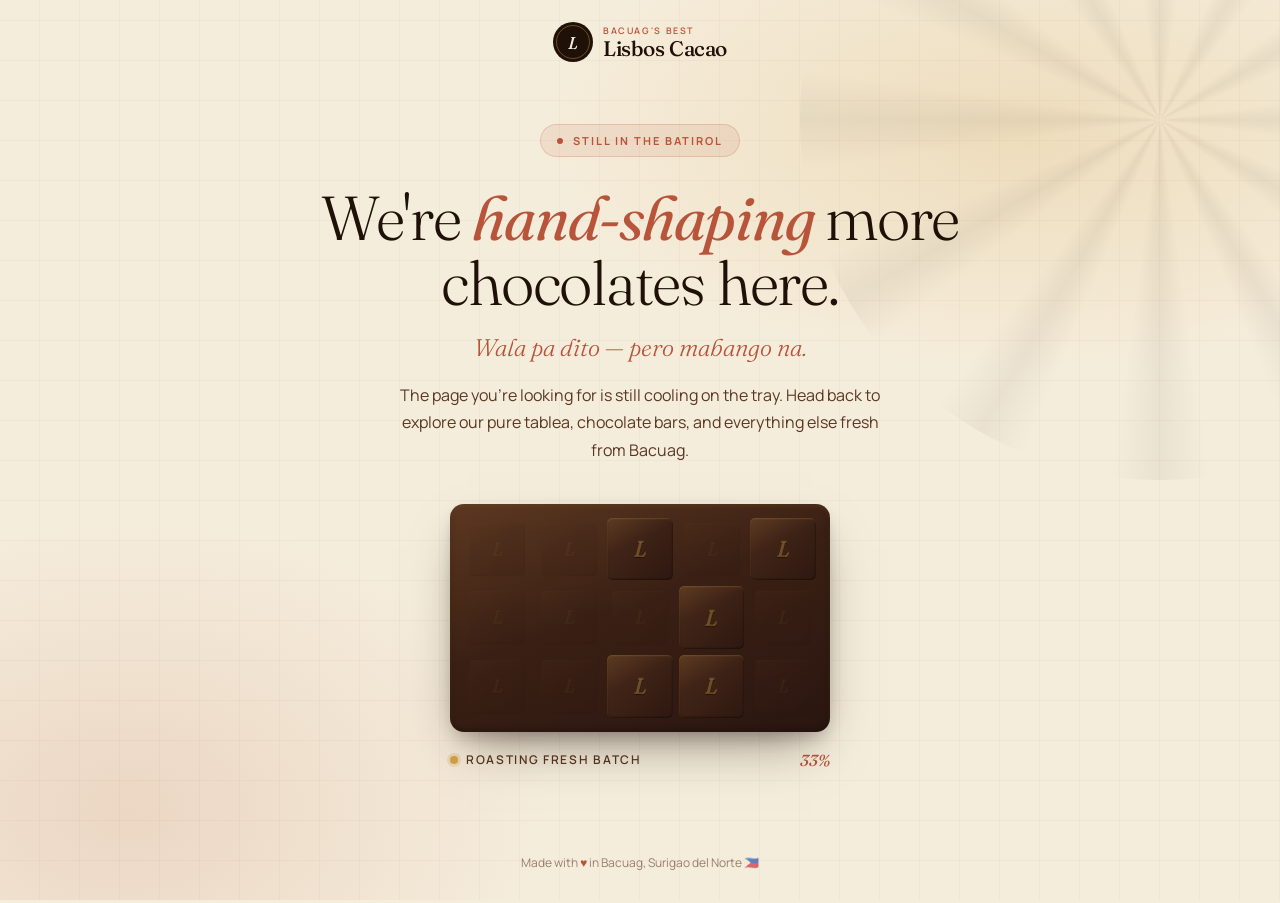
<file: index.html>
<!DOCTYPE html>
<html lang="en">
<head>
<meta charset="UTF-8" />
<meta name="viewport" content="width=device-width, initial-scale=1.0" />
<title>Wala pa dito — Lisbos Cacao</title>
<meta name="description" content="This page is still cooking. Head back to explore our pure tablea, chocolate bars, and cacao products from Bacuag, Surigao del Norte." />
<link rel="preconnect" href="https://fonts.googleapis.com" />
<link rel="preconnect" href="https://fonts.gstatic.com" crossorigin />
<link href="https://fonts.googleapis.com/css2?family=Fraunces:ital,opsz,wght@0,9..144,300..700;1,9..144,300..700&family=Manrope:wght@300..700&display=swap" rel="stylesheet" />
<style>
  :root {
    --cream: #F5EDDC;
    --cream-light: #FAF3E3;
    --cream-warm: #EDDFC2;
    --cocoa-dark: #1F1108;
    --cocoa: #3A2014;
    --cocoa-mid: #5A3722;
    --warm-brown: #8B5A3C;
    --tan: #C9A176;
    --terracotta: #B8543A;
    --terracotta-dark: #963F28;
    --gold: #D4A24A;
    --gold-deep: #B07A2A;
    --leaf: #5A6E47;
    --border-tan: rgba(139, 90, 60, 0.18);
    --serif: 'Fraunces', Georgia, serif;
    --sans: 'Manrope', -apple-system, BlinkMacSystemFont, sans-serif;
  }
  * { margin: 0; padding: 0; box-sizing: border-box; }
  html, body { height: 100%; }
  body {
    font-family: var(--sans);
    color: var(--cocoa-dark);
    background: var(--cream);
    -webkit-font-smoothing: antialiased;
    overflow-x: hidden;
    min-height: 100vh;
    display: flex;
    flex-direction: column;
    position: relative;
  }
  h1, h2, h3 {
    font-family: var(--serif);
    font-weight: 400;
    line-height: 1.05;
    letter-spacing: -0.02em;
  }
  a { color: inherit; text-decoration: none; }

  /* Background — warm ambient glow + inabel weave grid */
  body::before {
    content: "";
    position: fixed;
    inset: 0;
    background:
      radial-gradient(ellipse 65% 45% at 80% 15%, rgba(212, 162, 74, 0.22), transparent 60%),
      radial-gradient(ellipse 55% 55% at 10% 90%, rgba(184, 84, 58, 0.15), transparent 60%),
      var(--cream);
    z-index: -2;
  }
  body::after {
    content: "";
    position: fixed;
    inset: 0;
    background-image:
      repeating-linear-gradient(0deg, transparent, transparent 39px, rgba(139, 90, 60, 0.045) 39px, rgba(139, 90, 60, 0.045) 40px),
      repeating-linear-gradient(90deg, transparent, transparent 39px, rgba(139, 90, 60, 0.045) 39px, rgba(139, 90, 60, 0.045) 40px);
    pointer-events: none;
    z-index: -1;
  }

  /* Sun-ray decoration */
  .rays {
    position: fixed;
    top: -240px;
    right: -240px;
    width: 720px;
    height: 720px;
    opacity: 0.05;
    pointer-events: none;
    z-index: -1;
    background: conic-gradient(from 0deg at 50% 50%,
      var(--cocoa-dark) 0deg, transparent 8deg,
      transparent 22deg, var(--cocoa-dark) 30deg, transparent 38deg,
      transparent 52deg, var(--cocoa-dark) 60deg, transparent 68deg,
      transparent 82deg, var(--cocoa-dark) 90deg, transparent 98deg,
      transparent 112deg, var(--cocoa-dark) 120deg, transparent 128deg,
      transparent 142deg, var(--cocoa-dark) 150deg, transparent 158deg,
      transparent 172deg, var(--cocoa-dark) 180deg, transparent 188deg,
      transparent 202deg, var(--cocoa-dark) 210deg, transparent 218deg,
      transparent 232deg, var(--cocoa-dark) 240deg, transparent 248deg,
      transparent 262deg, var(--cocoa-dark) 270deg, transparent 278deg,
      transparent 292deg, var(--cocoa-dark) 300deg, transparent 308deg,
      transparent 322deg, var(--cocoa-dark) 330deg, transparent 338deg,
      transparent 352deg, var(--cocoa-dark) 360deg);
    border-radius: 50%;
    animation: slow-spin 60s linear infinite;
  }
  @keyframes slow-spin { to { transform: rotate(360deg); } }

  /* HEADER */
  header {
    padding: 22px 32px;
    display: flex;
    align-items: center;
    justify-content: center;
    max-width: 1280px;
    width: 100%;
    margin: 0 auto;
    position: relative;
    z-index: 2;
  }
  .logo {
    display: flex;
    align-items: center;
    gap: 10px;
    font-family: var(--serif);
    font-size: 21px;
    font-weight: 500;
    letter-spacing: -0.02em;
    color: var(--cocoa-dark);
  }
  .logo-mark {
    width: 40px;
    height: 40px;
    border-radius: 50%;
    background: var(--cocoa-dark);
    color: var(--cream);
    display: flex;
    align-items: center;
    justify-content: center;
    font-family: var(--serif);
    font-size: 17px;
    font-weight: 500;
    font-style: italic;
    position: relative;
  }
  .logo-mark::after {
    content: "";
    position: absolute;
    inset: 3px;
    border-radius: 50%;
    border: 1px solid rgba(212, 162, 74, 0.4);
  }
  .logo-text { display: flex; flex-direction: column; line-height: 1; gap: 3px; }
  .logo-text small {
    font-family: var(--sans);
    font-size: 9px;
    letter-spacing: 0.18em;
    text-transform: uppercase;
    color: var(--terracotta);
    font-weight: 600;
  }
  .back-link {
    display: inline-flex;
    align-items: center;
    gap: 8px;
    font-size: 13px;
    font-weight: 500;
    color: var(--cocoa-mid);
    padding: 10px 18px;
    border-radius: 999px;
    background: rgba(250, 243, 227, 0.6);
    backdrop-filter: blur(12px) saturate(180%);
    -webkit-backdrop-filter: blur(12px) saturate(180%);
    border: 1px solid rgba(139, 90, 60, 0.18);
    transition: all 0.2s;
  }
  .back-link:hover {
    background: var(--cocoa-dark);
    color: var(--cream);
    border-color: var(--cocoa-dark);
  }
  .back-link svg { transition: transform 0.2s; }
  .back-link:hover svg { transform: translateX(-3px); }

  /* MAIN */
  main {
    flex: 1;
    display: flex;
    align-items: center;
    justify-content: center;
    padding: 40px 32px 60px;
    position: relative;
    z-index: 1;
  }
  .container {
    max-width: 780px;
    width: 100%;
    text-align: center;
    display: flex;
    flex-direction: column;
    align-items: center;
  }

  /* Eyebrow badge */
  .eyebrow {
    display: inline-flex;
    align-items: center;
    gap: 10px;
    font-size: 11px;
    font-weight: 700;
    letter-spacing: 0.18em;
    text-transform: uppercase;
    color: var(--terracotta);
    padding: 8px 16px;
    border-radius: 999px;
    background: rgba(184, 84, 58, 0.1);
    border: 1px solid rgba(184, 84, 58, 0.2);
    margin-bottom: 28px;
  }
  .eyebrow .dot {
    width: 6px;
    height: 6px;
    border-radius: 50%;
    background: var(--terracotta);
    animation: pulse 1.6s ease-in-out infinite;
  }
  @keyframes pulse {
    0%, 100% { opacity: 1; transform: scale(1); }
    50% { opacity: 0.4; transform: scale(0.7); }
  }

  /* Faded 404 backdrop number */
  .four-oh-four {
    font-family: var(--serif);
    font-weight: 300;
    font-style: italic;
    font-size: clamp(90px, 16vw, 180px);
    line-height: 0.9;
    letter-spacing: -0.04em;
    color: transparent;
    -webkit-text-stroke: 1.5px rgba(139, 90, 60, 0.22);
    text-stroke: 1.5px rgba(139, 90, 60, 0.22);
    margin-bottom: -30px;
    user-select: none;
    pointer-events: none;
  }

  h1 {
    font-size: clamp(38px, 5.5vw, 62px);
    font-weight: 300;
    color: var(--cocoa-dark);
    margin-bottom: 18px;
    max-width: 720px;
  }
  h1 em {
    font-style: italic;
    font-weight: 400;
    color: var(--terracotta);
  }
  .subline {
    font-family: var(--serif);
    font-style: italic;
    font-weight: 300;
    font-size: clamp(19px, 2vw, 24px);
    color: var(--terracotta);
    margin-bottom: 20px;
  }
  .lead {
    font-size: 16px;
    color: var(--cocoa-mid);
    line-height: 1.7;
    max-width: 500px;
    margin-bottom: 40px;
  }

  /* CHOCOLATE BAR LOADER */
  .loader-wrap {
    width: 100%;
    max-width: 380px;
  }
  .bar {
    position: relative;
    width: 100%;
    aspect-ratio: 5 / 3;
    background: linear-gradient(160deg, #5C3821 0%, #3A2014 45%, #2A1610 100%);
    border-radius: 14px;
    padding: 14px;
    display: grid;
    grid-template-columns: repeat(5, 1fr);
    grid-template-rows: repeat(3, 1fr);
    gap: 6px;
    box-shadow:
      0 24px 50px -18px rgba(31, 17, 8, 0.5),
      0 8px 20px -6px rgba(31, 17, 8, 0.3),
      inset 0 2px 4px rgba(212, 162, 74, 0.12),
      inset 0 -2px 6px rgba(0, 0, 0, 0.3);
    overflow: hidden;
  }
  /* Glossy sheen sweep across the whole bar */
  .bar::before {
    content: "";
    position: absolute;
    top: 0;
    left: -60%;
    width: 40%;
    height: 100%;
    background: linear-gradient(115deg, transparent, rgba(212, 162, 74, 0.22), transparent);
    animation: sheen 3.2s ease-in-out infinite;
    pointer-events: none;
    z-index: 3;
  }
  @keyframes sheen {
    0%, 100% { left: -60%; }
    50% { left: 120%; }
  }
  /* Individual chocolate squares */
  .square {
    position: relative;
    background:
      linear-gradient(155deg, rgba(212, 162, 74, 0.14) 0%, transparent 40%),
      linear-gradient(135deg, #4A2A1B 0%, #2E1810 100%);
    border-radius: 5px;
    box-shadow:
      inset 0 1px 1.5px rgba(212, 162, 74, 0.25),
      inset 0 -1px 2px rgba(0, 0, 0, 0.4),
      inset 1px 0 1px rgba(212, 162, 74, 0.08),
      inset -1px 0 1px rgba(0, 0, 0, 0.3);
    overflow: hidden;
    opacity: 0.15;
    transform: scale(0.85);
    transition: opacity 0.4s, transform 0.4s;
  }
  /* Embossed 'L' on each square */
  .square::after {
    content: "L";
    position: absolute;
    inset: 0;
    display: flex;
    align-items: center;
    justify-content: center;
    font-family: var(--serif);
    font-style: italic;
    font-weight: 500;
    font-size: clamp(14px, 3vw, 22px);
    color: rgba(212, 162, 74, 0.35);
    text-shadow:
      0 1px 0 rgba(0, 0, 0, 0.4),
      0 -1px 0 rgba(212, 162, 74, 0.2);
    letter-spacing: -0.03em;
  }
  .square.filled {
    opacity: 1;
    transform: scale(1);
  }

  /* Loader status line */
  .loader-status {
    display: flex;
    align-items: center;
    justify-content: space-between;
    margin-top: 18px;
    font-size: 12px;
    letter-spacing: 0.14em;
    text-transform: uppercase;
    font-weight: 600;
  }
  .loader-status .label {
    color: var(--cocoa-mid);
    display: inline-flex;
    align-items: center;
    gap: 8px;
  }
  .loader-status .label .spark {
    width: 8px;
    height: 8px;
    border-radius: 50%;
    background: var(--gold);
    box-shadow: 0 0 0 3px rgba(212, 162, 74, 0.25);
    animation: pulse 1.4s ease-in-out infinite;
  }
  .loader-status .pct {
    color: var(--terracotta);
    font-family: var(--serif);
    font-style: italic;
    font-weight: 500;
    text-transform: none;
    letter-spacing: 0;
    font-size: 16px;
  }

  /* CTAs */
  .ctas {
    display: flex;
    gap: 12px;
    flex-wrap: wrap;
    justify-content: center;
    margin-bottom: 44px;
  }
  .btn {
    display: inline-flex;
    align-items: center;
    gap: 10px;
    padding: 15px 28px;
    border-radius: 999px;
    font-size: 13px;
    font-weight: 600;
    letter-spacing: 0.03em;
    transition: all 0.25s;
    cursor: pointer;
    font-family: var(--sans);
  }
  .btn-primary {
    background: var(--cocoa-dark);
    color: var(--cream);
    box-shadow: 0 6px 20px -6px rgba(31, 17, 8, 0.4);
  }
  .btn-primary:hover {
    background: var(--terracotta);
    transform: translateY(-2px);
    box-shadow: 0 10px 24px -6px rgba(184, 84, 58, 0.5);
  }
  .btn-outline {
    background: transparent;
    color: var(--cocoa-dark);
    border: 1.5px solid var(--cocoa-dark);
  }
  .btn-outline:hover {
    background: var(--cocoa-dark);
    color: var(--cream);
  }
  .btn svg { transition: transform 0.2s; }
  .btn-primary:hover svg { transform: translateX(3px); }

  /* Suggested links strip */
  .suggests {
    display: flex;
    gap: 14px;
    flex-wrap: wrap;
    justify-content: center;
    padding-top: 32px;
    border-top: 1px solid rgba(139, 90, 60, 0.18);
    width: 100%;
    max-width: 640px;
  }
  .suggests-label {
    width: 100%;
    font-size: 11px;
    font-weight: 700;
    letter-spacing: 0.14em;
    text-transform: uppercase;
    color: var(--warm-brown);
    margin-bottom: 14px;
  }
  .suggest {
    display: inline-flex;
    align-items: center;
    gap: 6px;
    font-size: 13px;
    font-weight: 500;
    color: var(--cocoa-dark);
    padding: 9px 16px;
    border-radius: 999px;
    background: rgba(250, 243, 227, 0.6);
    backdrop-filter: blur(12px) saturate(180%);
    -webkit-backdrop-filter: blur(12px) saturate(180%);
    border: 1px solid rgba(139, 90, 60, 0.18);
    transition: all 0.2s;
  }
  .suggest:hover {
    background: var(--terracotta);
    color: var(--cream);
    border-color: var(--terracotta);
    transform: translateY(-2px);
  }
  .suggest svg { color: var(--terracotta); transition: color 0.2s; }
  .suggest:hover svg { color: var(--cream); }

  /* FOOTER */
  footer {
    padding: 24px 32px 32px;
    text-align: center;
    font-size: 12px;
    color: rgba(90, 55, 34, 0.6);
    position: relative;
    z-index: 2;
  }
  footer span { color: var(--terracotta); }

  /* Responsive */
  @media (max-width: 640px) {
    header { padding: 18px 20px; }
    .logo { font-size: 19px; }
    .logo-mark { width: 36px; height: 36px; font-size: 15px; }
    .back-link { padding: 8px 14px; font-size: 12px; }
    main { padding: 30px 20px 50px; }
    .four-oh-four { margin-bottom: -20px; }
    .lead { font-size: 15px; }
    .ctas { flex-direction: column; align-items: stretch; width: 100%; max-width: 320px; }
    .btn { justify-content: center; }
    .loader-wrap { max-width: 320px; }
  }
  @media (prefers-reduced-motion: reduce) {
    .bar::before, .rays, .eyebrow .dot, .loader-status .spark { animation: none; }
    .square { transition: none; }
  }
</style>
</head>
<body>

<div class="rays"></div>

<header>
  <a href="/" class="logo">
    <span class="logo-mark">L</span>
    <span class="logo-text">
      <small>Bacuag's Best</small>
      <span>Lisbos Cacao</span>
    </span>
  </a>
</header>

<main>
  <div class="container">
    <div class="eyebrow">
      <span class="dot"></span>
      Still in the batirol
    </div>

    <h1>We're <em>hand-shaping</em> more chocolates here.</h1>
    <div class="subline">Wala pa dito — pero mabango na.</div>
    <p class="lead">The page you're looking for is still cooling on the tray. Head back to explore our pure tablea, chocolate bars, and everything else fresh from Bacuag.</p>

    <!-- CHOCOLATE BAR LOADER -->
    <div class="loader-wrap" aria-label="Loading indicator">
      <div class="bar" id="bar" role="img" aria-label="Chocolate bar filling up as loader">
        <!-- 15 squares (5x3) generated by JS -->
      </div>
      <div class="loader-status">
        <span class="label"><span class="spark"></span> Roasting fresh batch</span>
        <span class="pct" id="pct">0%</span>
      </div>
    </div>

  </div>
</main>

<footer>
  Made with <span>♥</span> in Bacuag, Surigao del Norte 🇵🇭
</footer>

<script>
  // Build the 15 chocolate squares
  const bar = document.getElementById('bar');
  const TOTAL = 15;
  for (let i = 0; i < TOTAL; i++) {
    const sq = document.createElement('div');
    sq.className = 'square';
    sq.dataset.idx = i;
    bar.appendChild(sq);
  }
  const squares = Array.from(bar.querySelectorAll('.square'));
  const pctEl = document.getElementById('pct');

  const prefersReduced = window.matchMedia('(prefers-reduced-motion: reduce)').matches;

  // Randomized fill order for a more natural, hand-crafted feel
  function shuffled() {
    const arr = [...Array(TOTAL).keys()];
    for (let i = arr.length - 1; i > 0; i--) {
      const j = Math.floor(Math.random() * (i + 1));
      [arr[i], arr[j]] = [arr[j], arr[i]];
    }
    return arr;
  }

  let step = 0;
  let order = shuffled();
  const STEP_MS = 280;
  const HOLD_MS = 1400;
  const CLEAR_MS = 420;

  function runCycle() {
    if (prefersReduced) {
      squares.forEach(s => s.classList.add('filled'));
      pctEl.textContent = '100%';
      return;
    }
    // Fill sequence
    order.forEach((idx, i) => {
      setTimeout(() => {
        squares[idx].classList.add('filled');
        step = i + 1;
        pctEl.textContent = Math.round((step / TOTAL) * 100) + '%';
      }, i * STEP_MS);
    });
    // After all filled, hold then reset
    setTimeout(() => {
      pctEl.textContent = 'Sarap!';
      setTimeout(() => {
        squares.forEach(s => s.classList.remove('filled'));
        order = shuffled();
        step = 0;
        pctEl.textContent = '0%';
        setTimeout(runCycle, 400);
      }, HOLD_MS);
    }, TOTAL * STEP_MS + CLEAR_MS);
  }
  runCycle();
</script>

</body>
</html>
</file>
